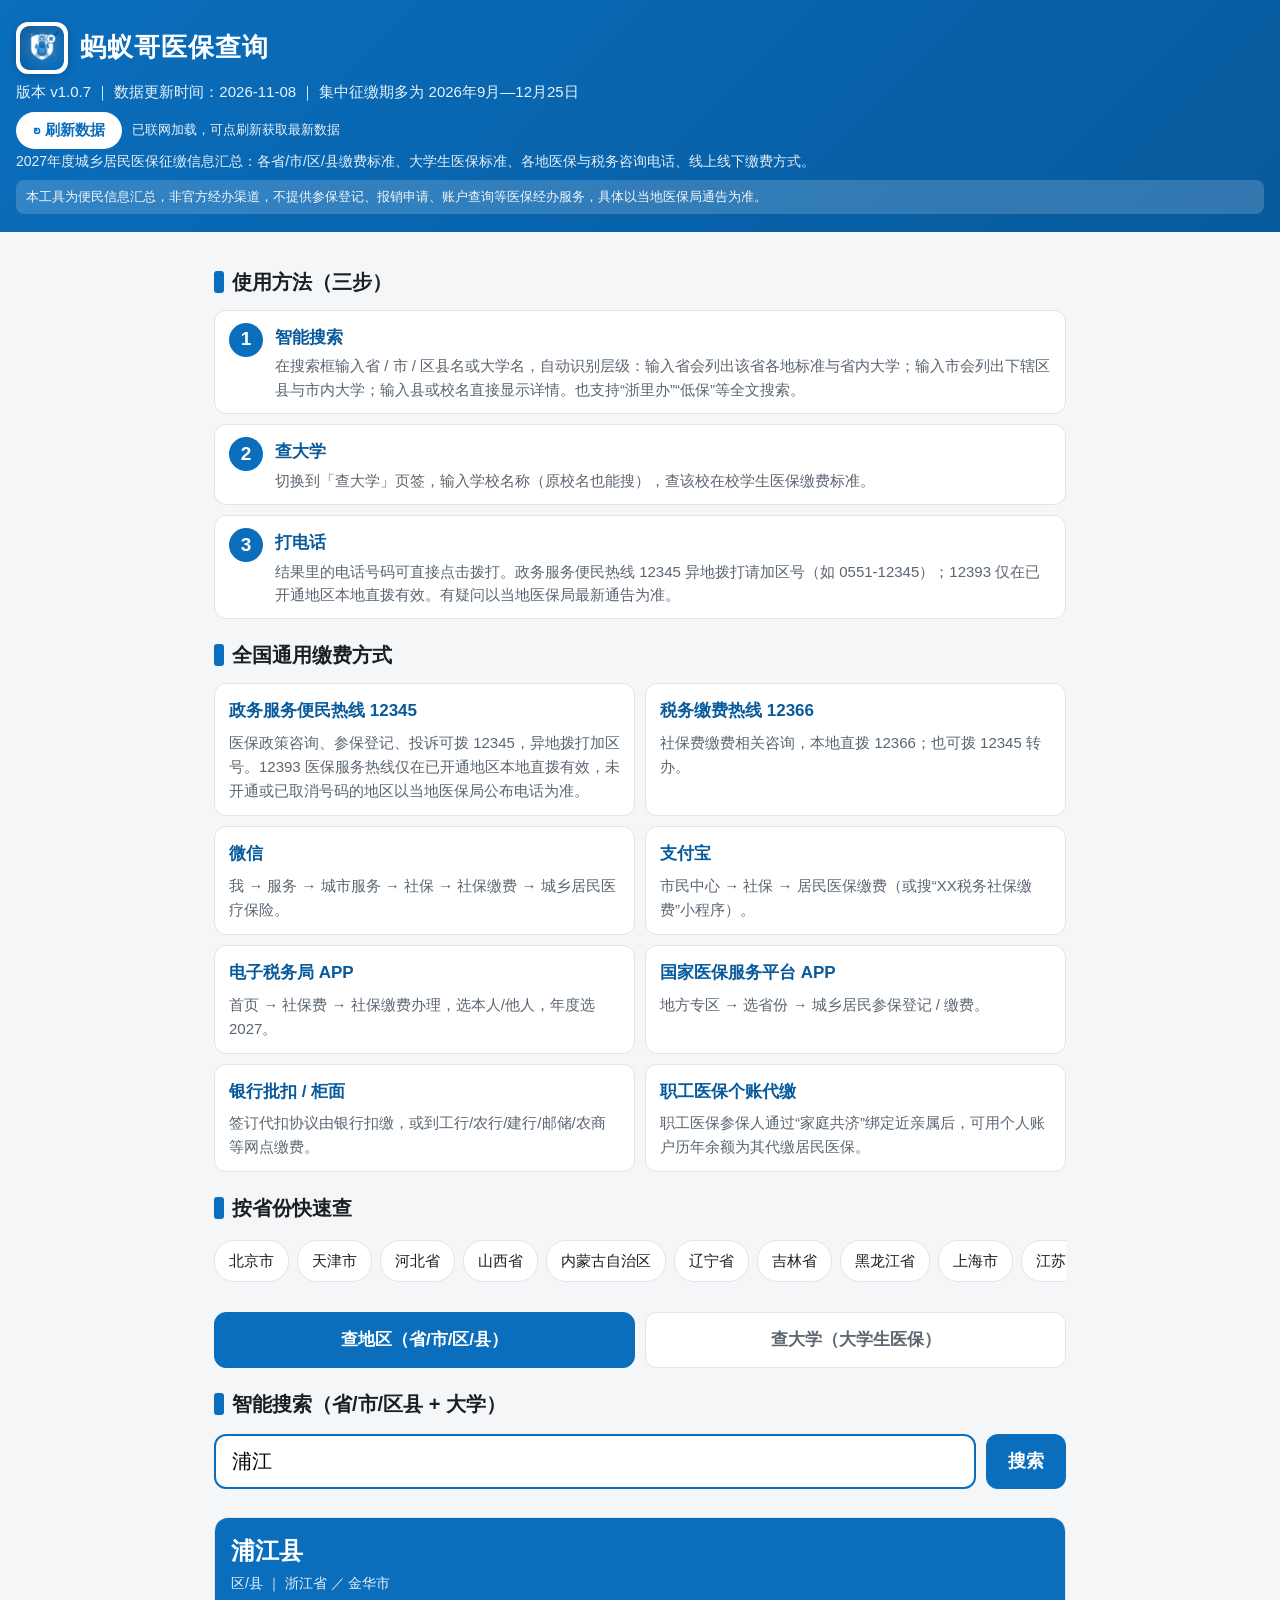
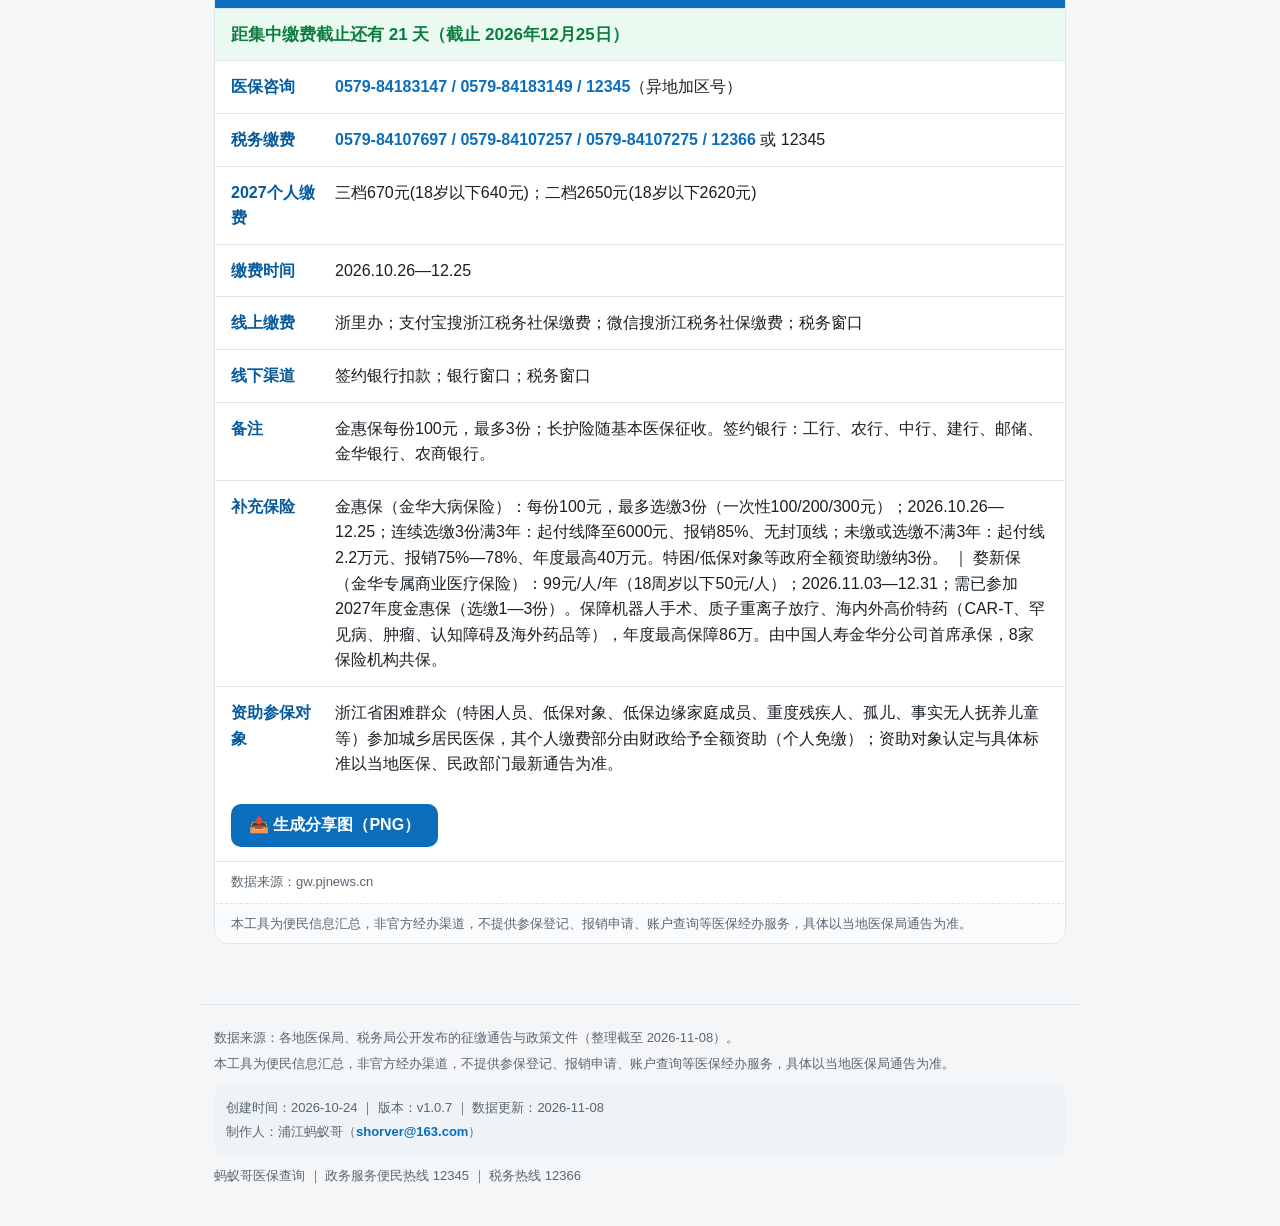
<file: index.html>
<!DOCTYPE html>
<html lang="zh-CN">
<head>
  <meta charset="UTF-8">
  <meta name="viewport" content="width=device-width, initial-scale=1.0, maximum-scale=1.0, user-scalable=no">
  <title>蚂蚁哥医保查询 - 2027年度城乡居民医保征缴信息</title>
  <link rel="icon" type="image/png" sizes="32x32" href="icon/icon_32.png?v=1.0.7">
  <link rel="apple-touch-icon" sizes="180x180" href="icon/icon_180.png?v=1.0.7">
  <link rel="stylesheet" href="style.css?v=1.0.7">
</head>
<body>
  <header>
    <div class="brand-row">
      <img class="logo" src="icon/icon_180.png?v=1.0.7" alt="蚂蚁哥医保查询图标" width="52" height="52">
      <h1>蚂蚁哥医保查询</h1>
    </div>
    <div class="meta" id="meta"></div>
    <div class="refresh-row">
      <button id="refresh" class="refresh" disabled>↻ 刷新数据</button>
      <span id="modeTip" class="mode-tip"></span>
    </div>
    <p class="tip">2027年度城乡居民医保征缴信息汇总：各省/市/区/县缴费标准、大学生医保标准、各地医保与税务咨询电话、线上线下缴费方式。</p>
    <p class="disclaimer">本工具为便民信息汇总，非官方经办渠道，不提供参保登记、报销申请、账户查询等医保经办服务，具体以当地医保局通告为准。</p>
  </header>

  <div class="wrap">
    <section>
      <div class="h2"><span class="dot"></span>使用方法（三步）</div>
      <div class="how">
        <div class="how-item"><span class="step">1</span><div><b>智能搜索</b><p>在搜索框输入省 / 市 / 区县名或大学名，自动识别层级：输入省会列出该省各地标准与省内大学；输入市会列出下辖区县与市内大学；输入县或校名直接显示详情。也支持“浙里办”“低保”等全文搜索。</p></div></div>
        <div class="how-item"><span class="step">2</span><div><b>查大学</b><p>切换到「查大学」页签，输入学校名称（原校名也能搜），查该校在校学生医保缴费标准。</p></div></div>
        <div class="how-item"><span class="step">3</span><div><b>打电话</b><p>结果里的电话号码可直接点击拨打。政务服务便民热线 12345 异地拨打请加区号（如 0551-12345）；12393 仅在已开通地区本地直拨有效。有疑问以当地医保局最新通告为准。</p></div></div>
      </div>
    </section>

    <section>
      <div class="h2"><span class="dot"></span>全国通用缴费方式</div>
      <div class="nat-grid" id="national"></div>
    </section>

    <section>
      <div class="h2"><span class="dot"></span>按省份快速查</div>
      <div class="prov-bar" id="provBar"></div>
    </section>

    <div class="tabs">
      <div class="tab active" id="tabRegion">查地区（省/市/区/县）</div>
      <div class="tab" id="tabUni">查大学（大学生医保）</div>
    </div>

    <section id="regionPanel">
      <div class="h2"><span class="dot"></span>智能搜索（省/市/区县 + 大学）</div>
      <div class="search">
        <input id="q" type="search" placeholder="输入省/市/区县或大学名，智能识别，如：浙江、金华、浦江、浙江大学…" autocomplete="off">
        <button id="go">搜索</button>
      </div>
      <div class="cand" id="cand"></div>
      <div id="detail"></div>
    </section>

    <section id="uniPanel" style="display:none">
      <div class="h2"><span class="dot"></span>搜索高校（查该校大学生医保）</div>
      <div class="search">
        <input id="uq" type="search" placeholder="如：浙江大学、深圳职业技术学院、黄河水利职业技术学院…" autocomplete="off">
        <button id="ugo">搜索</button>
      </div>
      <div class="cand" id="ucand"></div>
      <div id="udetail"></div>
    </section>
  </div>

  <footer class="foot">
    <p>数据来源：各地医保局、税务局公开发布的征缴通告与政策文件（整理截至 <span id="footUpdate"></span>）。</p>
    <p>本工具为便民信息汇总，非官方经办渠道，不提供参保登记、报销申请、账户查询等医保经办服务，具体以当地医保局通告为准。</p>
    <div class="about">
      <p>创建时间：<span id="footCreate"></span> ｜ 版本：<span id="footVer"></span> ｜ 数据更新：<span id="footUpdate2"></span></p>
      <p>制作人：浦江蚂蚁哥（<a href="mailto:shorver@163.com">shorver@163.com</a>）</p>
    </div>
    <p>蚂蚁哥医保查询 ｜ 政务服务便民热线 12345 ｜ 税务热线 12366</p>
  </footer>

  <script src="data.js?v=1.0.7"></script>
  <script src="universities.js?v=1.0.7"></script>
  <script src="aliases.js?v=1.0.7"></script>
  <script src="uni_fee.js?v=1.0.7"></script>
  <script>window.__DATA={META:META,NATIONAL:NATIONAL,ADMIN:ADMIN,REAL:REAL,UNIVERSITIES:UNIVERSITIES,ALIASES:ALIASES,UNI_FEE:UNI_FEE,SUBSIDY_DEFAULT:SUBSIDY_DEFAULT};</script>
  <script src="app.js?v=1.0.7"></script>
</body>
</html>
</file>
<file: style.css>
:root{
  --bg:#f4f6f8; --card:#ffffff; --ink:#1a1f24; --sub:#5a6672;
  --brand:#0a6ebd; --brand-d:#075a9c; --line:#dfe5ea;
  --ok:#0a7d3e; --warn:#b4690e; --tel:#0a6ebd;
}
*{box-sizing:border-box}
body{margin:0;background:var(--bg);color:var(--ink);
  font-family:-apple-system,"PingFang SC","Microsoft YaHei",sans-serif;
  font-size:18px;line-height:1.6;-webkit-text-size-adjust:100%}
header{background:linear-gradient(135deg,var(--brand),var(--brand-d));color:#fff;padding:22px 16px 18px}
.brand-row{display:flex;align-items:center;gap:12px;margin:0 0 6px}
.logo{flex:0 0 auto;width:52px;height:52px;border-radius:12px;background:#fff;
  padding:4px;box-shadow:0 2px 8px rgba(0,0,0,.2)}
header h1{margin:0;font-size:26px;font-weight:800;letter-spacing:1px}
.meta{font-size:15px;opacity:.92;margin-bottom:8px}
.tip{font-size:14px;opacity:.9;margin:0;line-height:1.5}
/* 刷新 */
.refresh-row{display:flex;align-items:center;gap:10px;margin:8px 0 2px;flex-wrap:wrap}
.refresh{font-size:15px;font-weight:700;padding:8px 16px;border:1px solid rgba(255,255,255,.55);
  border-radius:20px;background:#fff;color:var(--brand);cursor:pointer}
.refresh:disabled{opacity:.55;cursor:not-allowed}
.mode-tip{font-size:13px;opacity:.92}
.wrap{max-width:880px;margin:0 auto;padding:14px 14px 60px}
section{margin-top:20px}
.h2{font-size:20px;font-weight:800;margin:0 0 12px;display:flex;align-items:center;gap:8px}
.h2 .dot{width:10px;height:22px;background:var(--brand);border-radius:3px;display:inline-block}

/* 全国通用 */
.nat-grid{display:grid;grid-template-columns:1fr 1fr;gap:10px}
@media(max-width:560px){.nat-grid{grid-template-columns:1fr}}
.nat{background:var(--card);border:1px solid var(--line);border-radius:12px;padding:12px 14px}
.nat b{color:var(--brand-d);font-size:17px}
.nat p{margin:6px 0 0;font-size:15px;color:var(--sub)}

/* 省份栏 */
.prov-bar{display:flex;gap:8px;overflow-x:auto;padding:4px 0 8px;-webkit-overflow-scrolling:touch}
.prov{flex:0 0 auto;border:1px solid var(--line);background:var(--card);border-radius:20px;
  padding:8px 14px;font-size:15px;color:var(--ink);cursor:pointer;white-space:nowrap}
.prov.active{background:var(--brand);color:#fff;border-color:var(--brand)}

/* 搜索 */
.search{display:flex;gap:10px;margin-top:14px}
.search input{flex:1;font-size:20px;padding:14px 16px;border:2px solid var(--brand);
  border-radius:12px;outline:none;background:#fff}
.search button{font-size:18px;font-weight:700;padding:0 22px;border:none;border-radius:12px;
  background:var(--brand);color:#fff;cursor:pointer}
.cand{margin-top:12px;display:flex;flex-direction:column;gap:8px}
.cand-item{border:1px solid var(--line);background:#fff;border-radius:10px;padding:12px 14px;cursor:pointer}
.cand-item:hover{border-color:var(--brand)}
.cand-item .nm{font-size:19px;font-weight:700}
.cand-item .lv{font-size:13px;color:#fff;background:var(--sub);border-radius:4px;padding:1px 7px;margin-left:8px}
.cand-item .alttag{font-size:12px;color:#8a5a00;background:#fff3d6;border:1px solid #f0d9a0;border-radius:4px;padding:1px 7px;margin-left:8px}
.cand-item .pa{font-size:14px;color:var(--sub);margin-top:2px}

/* 详情卡 */
.detail{margin-top:16px;background:var(--card);border:1px solid var(--line);border-radius:14px;overflow:hidden}
.detail .head{background:var(--brand);color:#fff;padding:14px 16px}
.detail .head .t{font-size:24px;font-weight:800}
.detail .head .s{font-size:14px;opacity:.9;margin-top:2px}
.inherit{background:#fff7e6;border:1px solid #f0c36d;color:var(--warn);
  padding:10px 14px;font-size:15px;line-height:1.5}
.row{display:flex;gap:12px;padding:13px 16px;border-top:1px solid var(--line)}
.row .k{flex:0 0 92px;font-weight:700;color:var(--brand-d);font-size:16px}
.row .v{flex:1;font-size:16px;word-break:break-word}
a.tel{color:var(--tel);text-decoration:none;font-weight:700}
.src{font-size:13px;color:var(--sub);padding:10px 16px;border-top:1px solid var(--line)}
.back{display:inline-block;margin-top:14px;color:var(--brand);cursor:pointer;font-size:16px}

/* 省视图下市列表 */
.city-list{display:grid;grid-template-columns:1fr 1fr;gap:8px;margin-top:10px}
@media(max-width:560px){.city-list{grid-template-columns:1fr}}
.city-chip{border:1px solid var(--line);background:#fff;border-radius:10px;padding:11px 13px;
  cursor:pointer;font-size:16px;display:flex;justify-content:space-between;align-items:center}
.city-chip:hover{border-color:var(--brand)}
.city-chip .cnt{font-size:13px;color:var(--sub)}
.empty{color:var(--sub);font-size:15px;padding:14px 0}

/* 页签 */
.tabs{display:flex;gap:10px;margin-top:22px}
.tab{flex:1;text-align:center;font-size:17px;font-weight:700;padding:13px 8px;border:1px solid var(--line);
  background:#fff;border-radius:12px;cursor:pointer;color:var(--sub)}
.tab.active{background:var(--brand);color:#fff;border-color:var(--brand)}

/* 头部免责声明 */
header .disclaimer{font-size:13px;opacity:.95;margin:8px 0 0;line-height:1.5;
  background:rgba(255,255,255,.18);border-radius:8px;padding:7px 10px}

/* 使用方法 */
.how{display:flex;flex-direction:column;gap:10px}
.how-item{background:var(--card);border:1px solid var(--line);border-radius:12px;
  padding:12px 14px;display:flex;gap:12px;align-items:flex-start}
.how-item .step{flex:0 0 auto;width:34px;height:34px;border-radius:50%;background:var(--brand);
  color:#fff;font-weight:800;font-size:19px;display:flex;align-items:center;justify-content:center}
.how-item b{color:var(--brand-d);font-size:17px}
.how-item p{margin:3px 0 0;font-size:15px;color:var(--sub);line-height:1.55}

/* 详情卡内免责声明 */
.disc{font-size:13px;color:var(--sub);padding:10px 16px;border-top:1px dashed var(--line);
  background:#fafbfc;line-height:1.5}

/* 缴费截止倒计时 */
.countdown{margin:0;padding:12px 16px;font-size:17px;font-weight:700;border-top:1px solid var(--line);
  background:#fff8ec;color:var(--warn)}
.countdown.active{background:#eafaf0;color:var(--ok)}
.countdown.today{background:#fff3d6;color:#a35a00}
.countdown.ended{background:#f3f4f6;color:var(--sub)}
.countdown b{font-size:22px}

/* 生成分享图按钮 */
.share-btn{margin:14px 16px;display:inline-block;font-size:16px;font-weight:700;
  padding:11px 18px;border:none;border-radius:10px;background:var(--brand);color:#fff;cursor:pointer}
.share-btn:active{opacity:.85}

/* 页脚 */
.foot{max-width:880px;margin:0 auto;padding:18px 14px 34px;font-size:13px;color:var(--sub);line-height:1.7;
  border-top:1px solid var(--line)}
.foot p{margin:4px 0}
.foot .about{margin:10px 0;padding:10px 12px;background:#eef3f7;border-radius:10px}
.foot .about p{margin:2px 0}
.foot a{color:var(--brand);text-decoration:none;font-weight:600}

/* 合并搜索结果（省/市级聚合：地区 chips + 大学列表） */
.merge-sec{font-size:16px;font-weight:800;color:var(--brand-d);padding:14px 16px 8px;border-top:1px solid var(--line);margin-top:4px}
.merge-grid{display:grid;grid-template-columns:1fr 1fr;gap:8px;padding:0 16px 12px}
@media(max-width:560px){.merge-grid{grid-template-columns:1fr}}
.region-chip{border:1px solid var(--line);background:#fff;border-radius:10px;padding:11px 13px;cursor:pointer;
  display:flex;justify-content:space-between;align-items:center;font-size:16px;gap:8px}
.region-chip:hover{border-color:var(--brand)}
.region-chip .rn{font-weight:700}
.region-chip .rt{font-size:12px;border-radius:4px;padding:1px 7px;white-space:nowrap}
.region-chip .rt.has{color:#0a7d3e;background:#eafaf0;border:1px solid #bfe6cc}
.region-chip .rt.none{color:var(--sub);background:#f1f3f5;border:1px solid var(--line)}
.uni-list{display:flex;flex-direction:column;gap:6px;padding:0 16px 14px}
.uni-item{border:1px solid var(--line);background:#fff;border-radius:9px;padding:10px 12px;cursor:pointer;
  display:flex;align-items:center;gap:8px;font-size:15px}
.uni-item:hover{border-color:var(--brand)}
.uni-item .un{font-weight:700;flex:1}
.uni-item .ut{font-size:12px;border-radius:4px;padding:1px 7px;color:#fff;white-space:nowrap}
.uni-item .ut.tb{background:var(--brand)}
.uni-item .ut.tv{background:#7a5cc7}
.uni-item .ut.tc{background:#8a8f96}
.uni-item .uc{font-size:13px;color:var(--sub);white-space:nowrap}
.more-hint{font-size:13px;color:var(--sub);padding:6px 2px}
</file>
